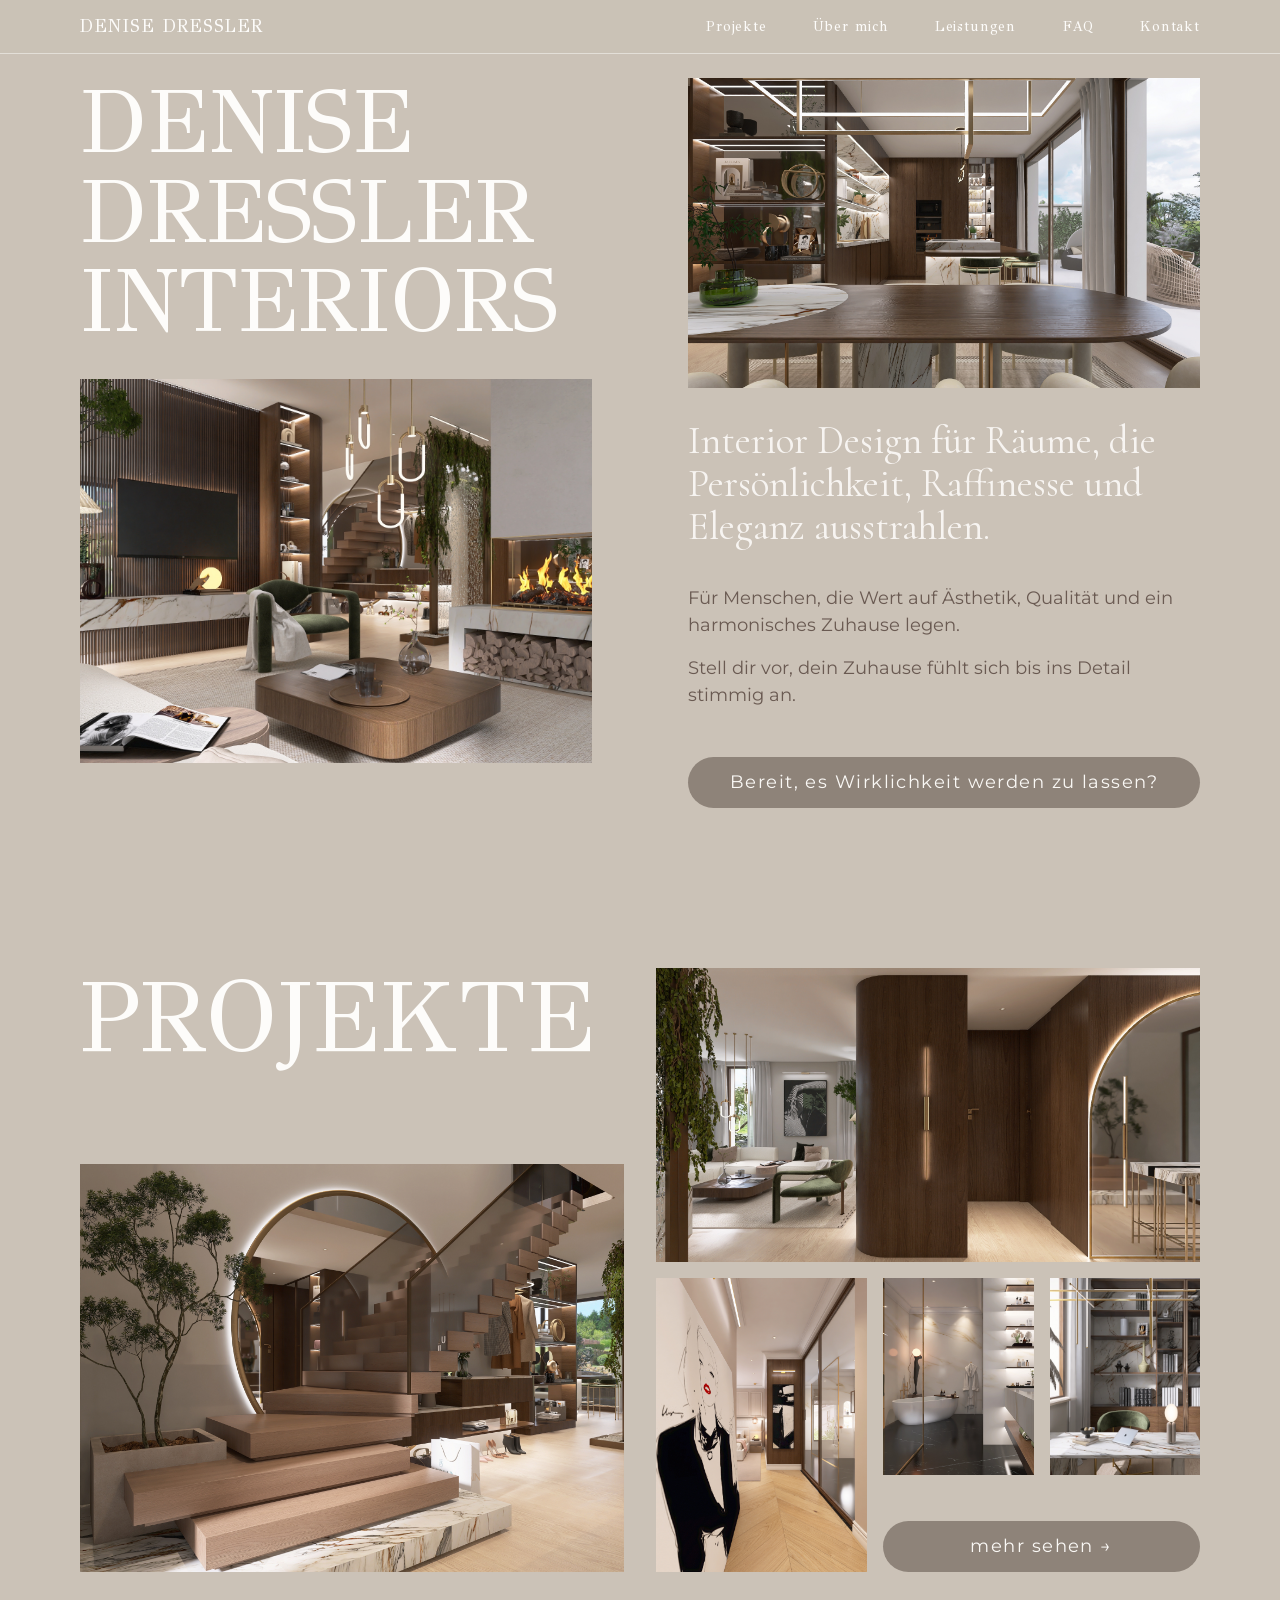
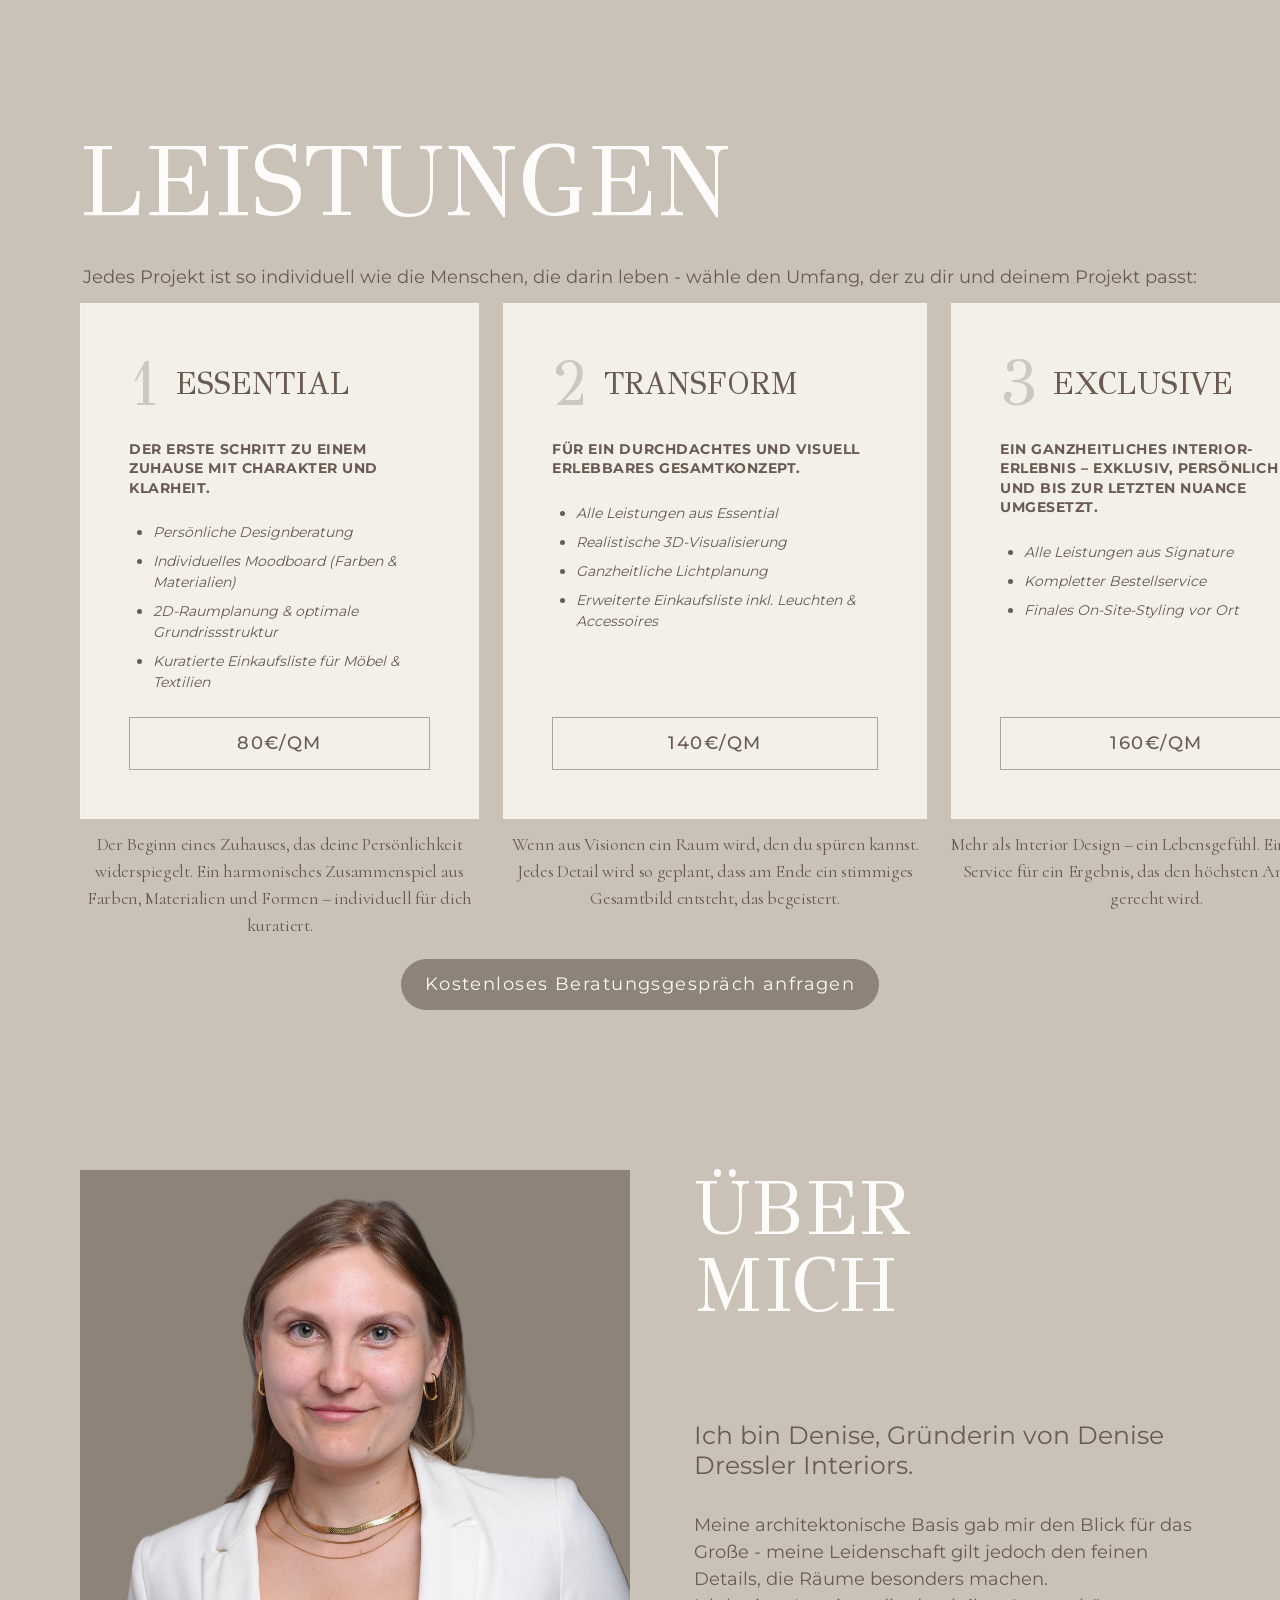
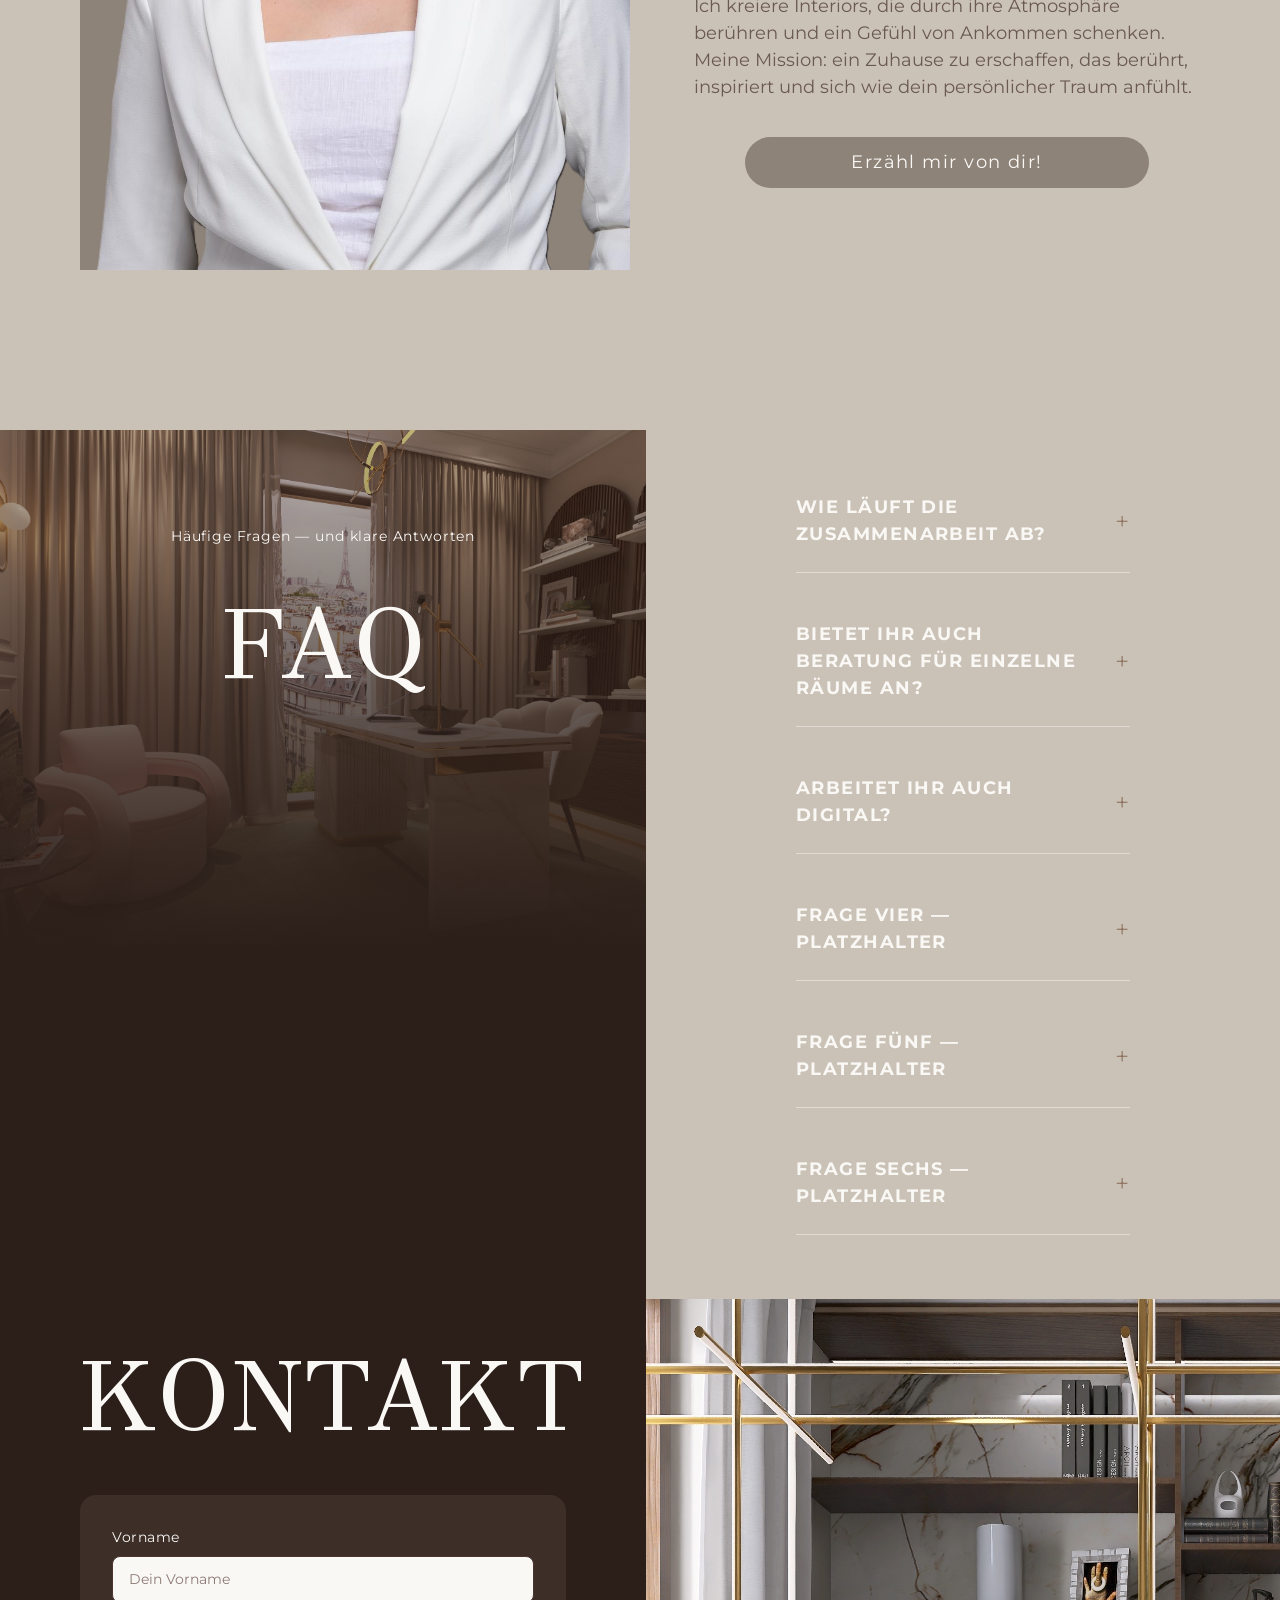
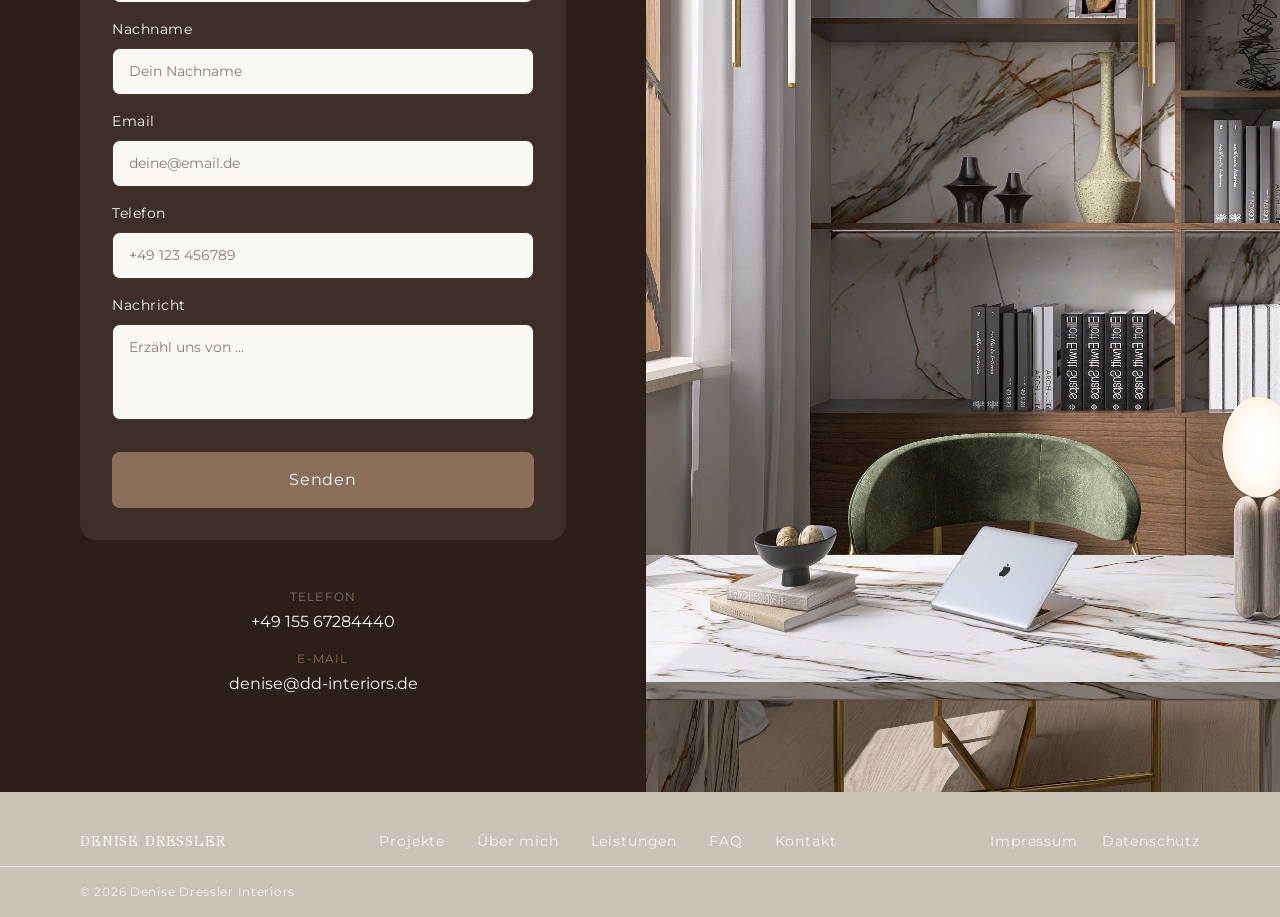
<file: index.html>
<!doctype html>
<html lang="en">
  <head>
    <meta charset="utf-8" />
    <meta name="viewport" content="width=device-width,initial-scale=1" />
    <title>Denise Dressler Interiors</title>
    <meta name="description" content="Modernes, elegantes Interior Design – Denise Dressler Interiors." />
    <meta property="og:title" content="Denise Dressler Interiors" />
    <meta property="og:description" content="Modernes, elegantes Interior Design – Denise Dressler Interiors." />
    <meta property="og:url" content="[https://www.example.com/]" />
    <meta property="og:type" content="website" />
    <link rel="stylesheet" href="css/main.css" />

  </head>

  <body class="home-page">

    <header id="header"></header>

    <main>

    <section class="hero">
      <div class="hero__grid container">

        <div class="hero__left">
          <h1 class="hero__title">DENISE<br>DRESSLER<br>INTERIORS</h1>
          <div class="hero__image hero__image--bottom">
            <img src="/assets/images/dd-interiors2.JPG" alt="Bild 1" style="width:100%;height:100%;object-fit:cover;display:block;">
          </div>
        </div>

        <div class="hero__right">
          <div class="hero__image hero__image--top">
            <img src="/assets/images/dd-interiors1.JPG" alt="Bild 2" style="width:100%;height:100%;object-fit:cover;display:block;">
          </div>
          <p class="hero__text">Interior Design für Räume, die Persönlichkeit, Raffinesse und <br>Eleganz ausstrahlen.</p>
          <div class="hero__subtext">
            <p>Für Menschen, die Wert auf Ästhetik, Qualität und ein harmonisches Zuhause legen.</p>
            <p>Stell dir vor, dein Zuhause fühlt sich bis ins Detail stimmig an.</p>
          </div>
          <a href="projekte.html" class="projekte__mehr-btn">Bereit, es Wirklichkeit werden zu lassen?</a>
        </div>

      </div>
    </section>

    <section class="projekte" id="projekte">
      <div class="container">

        <div class="projekte__berlin">
          <div class="projekte__berlin-left">
            <h2 class="projekte__heading">PROJEKTE</h2>
            <div class="projekte__img projekte__img--tall">
            <img src="/assets/images/dd-interiors3.JPG" alt="Bild 3" style="width:100%;height:100%;object-fit:cover;display:block;">
            </div>
          </div>
          <div class="projekte__stack">
            <div class="projekte__img projekte__img--stack-top">
              <img src="/assets/images/dd-interiors4.JPG" alt="Bild 4" style="width:100%;height:100%;object-fit:cover;display:block;">
            </div>
            <div class="projekte__stack-row">
              <div class="projekte__img projekte__img--stack-bottom-tall">
                <img src="/assets/images/dd-interiors5.JPG" alt="Bild 5" style="width:100%;height:100%;object-fit:cover;display:block;">
              </div>
              <div class="projekte__stack-row-right-wrap">
                <div class="projekte__stack-row-right">
                  <div class="projekte__img projekte__img--stack-bottom">
                    <img src="/assets/images/dd-interiors6.JPG" alt="Bild 6" style="width:100%;height:100%;object-fit:cover;display:block; object-position: 30% center;">
                  </div>
                  <div class="projekte__img projekte__img--stack-bottom">
                    <img src="/assets/images/dd-interiors7.JPG" alt="Bild 7" style="width:100%;height:100%;object-fit:cover;display:block; object-position: 30% center;">
                  </div>
                </div>
                <a href="projekte.html" class="projekte__mehr-btn">mehr sehen →</a>
              </div>
            </div>
          </div>
        </div>

      </div>
    </section>

    <section class="leistungen" id="leistungen">
      <div class="container">

        <h2 class="leistungen__heading">LEISTUNGEN</h2>

        <p class="leistungen__subtitle">Jedes Projekt ist so individuell wie die Menschen, die darin leben - wähle den Umfang, der zu dir und deinem Projekt passt:</p>

        <div class="leistungen__grid">

          <div class="leistungen__card">
            <div class="leistungen__card-header">
              <span class="leistungen__card-number">1</span>
              <h3 class="leistungen__card-title">ESSENTIAL</h3>
            </div>
            <p class="leistungen__card-tagline">DER ERSTE SCHRITT ZU EINEM ZUHAUSE MIT CHARAKTER UND KLARHEIT.</p>
            <ul class="leistungen__card-list">
              <li>Persönliche Designberatung</li>
              <li>Individuelles Moodboard (Farben & Materialien)</li>
              <li>2D-Raumplanung & optimale Grundrissstruktur</li>
              <li>Kuratierte Einkaufsliste für Möbel & Textilien</li>
            </ul>
            <div class="leistungen__card-price">80€/QM</div>
          </div>

          <div class="leistungen__card">
            <div class="leistungen__card-header">
              <span class="leistungen__card-number">2</span>
              <h3 class="leistungen__card-title">TRANSFORM</h3>
            </div>
            <p class="leistungen__card-tagline">FÜR EIN DURCHDACHTES UND VISUELL ERLEBBARES GESAMTKONZEPT.</p>
            <ul class="leistungen__card-list">
              <li>Alle Leistungen aus Essential</li>
              <li>Realistische 3D-Visualisierung</li>
              <li>Ganzheitliche Lichtplanung</li>
              <li>Erweiterte Einkaufsliste inkl. Leuchten & Accessoires</li>
            </ul>
            <div class="leistungen__card-price">140€/QM</div>
          </div>

          <div class="leistungen__card">
            <div class="leistungen__card-header">
              <span class="leistungen__card-number">3</span>
              <h3 class="leistungen__card-title">EXCLUSIVE</h3>
            </div>
            <p class="leistungen__card-tagline">EIN GANZHEITLICHES INTERIOR-ERLEBNIS – EXKLUSIV, PERSÖNLICH UND BIS ZUR LETZTEN NUANCE UMGESETZT.</p>
            <ul class="leistungen__card-list">
              <li>Alle Leistungen aus Signature</li>
              <li>Kompletter Bestellservice</li>
              <li>Finales On-Site-Styling vor Ort</li>
            </ul>
            <div class="leistungen__card-price">160€/QM</div>
          </div>

          <p class="leistungen__card-desc">Der Beginn eines Zuhauses, das deine Persönlichkeit widerspiegelt. Ein harmonisches Zusammenspiel aus Farben, Materialien und Formen – individuell für dich kuratiert.</p>
          <p class="leistungen__card-desc">Wenn aus Visionen ein Raum wird, den du spüren kannst. Jedes Detail wird so geplant, dass am Ende ein stimmiges Gesamtbild entsteht, das begeistert.</p>
          <p class="leistungen__card-desc">Mehr als Interior Design – ein Lebensgefühl. Ein Rundum-Service für ein Ergebnis, das den höchsten Ansprüchen gerecht wird.</p>

        </div>

        <div class="leistungen__cta-wrap">
          <a href="#kontakt" class="projekte__mehr-btn">Kostenloses Beratungsgespräch anfragen</a>
        </div>

      </div>
    </section>

    <section class="ueber-mich" id="ueber-mich">
      <div class="ueber-mich__grid container">

        <div class="ueber-mich__image">
          <img src="/assets/images/dd-interiors8.JPG" alt="Bild 8" style="width:100%;height:100%;object-fit:cover;display:block; object-position: 30% center;">
        </div>

        <div class="ueber-mich__content">
          <h2 class="ueber-mich__heading">ÜBER<br>MICH</h2>
          <p class="ueber-mich__intro">Ich bin Denise, Gründerin von Denise Dressler Interiors.</p>
          <p class="ueber-mich__text">Meine architektonische Basis gab mir den Blick für das Große - meine Leidenschaft gilt jedoch den feinen Details, die Räume besonders machen.<br>Ich kreiere Interiors, die durch ihre Atmosphäre berühren und ein Gefühl von Ankommen schenken.<br>Meine Mission: ein Zuhause zu erschaffen, das berührt, inspiriert und sich wie dein persönlicher Traum anfühlt.</p>
          <a href="#kontakt" class="projekte__mehr-btn">Erzähl mir von dir!</a>
        </div>

      </div>
    </section>

    <section class="faq" id="faq">

      <div class="faq__left">
        <img class="faq__left-bg" src="/assets/images/dd-interiors9.JPG" alt="FAQ Background">
        <div class="faq__left-overlay"></div>
        <p class="faq__label">Häufige Fragen — und klare Antworten</p>
        <h2 class="faq__heading">FAQ</h2>
      </div>

      <div class="faq__right">
        <div class="faq__right-content">

          <div class="faq__item">
            <button class="faq__question" aria-expanded="false">
              <span>WIE LÄUFT DIE ZUSAMMENARBEIT AB?</span>
              <span class="faq__icon">+</span>
            </button>
            <div class="faq__answer-wrap">
              <div class="faq__answer-inner">
                <div class="faq__divider"></div>
                <p class="faq__answer">Wir starten mit einem Gespräch, erstellen ein Konzept und begleiten euch bis zur Umsetzung.</p>
              </div>
            </div>
          </div>

          <div class="faq__item">
            <button class="faq__question" aria-expanded="false">
              <span>BIETET IHR AUCH BERATUNG FÜR EINZELNE RÄUME AN?</span>
              <span class="faq__icon">+</span>
            </button>
            <div class="faq__answer-wrap">
              <div class="faq__answer-inner">
                <div class="faq__divider"></div>
                <p class="faq__answer">Ja, wir gestalten flexibel nach Bedarf und bieten unterschiedliche Leistungspakete an.</p>
              </div>
            </div>
          </div>

          <div class="faq__item">
            <button class="faq__question" aria-expanded="false">
              <span>ARBEITET IHR AUCH DIGITAL?</span>
              <span class="faq__icon">+</span>
            </button>
            <div class="faq__answer-wrap">
              <div class="faq__answer-inner">
                <div class="faq__divider"></div>
                <p class="faq__answer">Ja, wir bieten unsere Leistungen vor Ort und komplett digital an — auch international.</p>
              </div>
            </div>
          </div>

          <div class="faq__item">
            <button class="faq__question" aria-expanded="false">
              <span>FRAGE VIER — PLATZHALTER</span>
              <span class="faq__icon">+</span>
            </button>
            <div class="faq__answer-wrap">
              <div class="faq__answer-inner">
                <div class="faq__divider"></div>
                <p class="faq__answer">Antwort folgt.</p>
              </div>
            </div>
          </div>

          <div class="faq__item">
            <button class="faq__question" aria-expanded="false">
              <span>FRAGE FÜNF — PLATZHALTER</span>
              <span class="faq__icon">+</span>
            </button>
            <div class="faq__answer-wrap">
              <div class="faq__answer-inner">
                <div class="faq__divider"></div>
                <p class="faq__answer">Antwort folgt.</p>
              </div>
            </div>
          </div>

          <div class="faq__item">
            <button class="faq__question" aria-expanded="false">
              <span>FRAGE SECHS — PLATZHALTER</span>
              <span class="faq__icon">+</span>
            </button>
            <div class="faq__answer-wrap">
              <div class="faq__answer-inner">
                <div class="faq__divider"></div>
                <p class="faq__answer">Antwort folgt.</p>
              </div>
            </div>
          </div>

        </div>
      </div>

    </section>

    <section class="kontakt" id="kontakt">

      <div class="kontakt__left">
        <h2 class="kontakt__heading">KONTAKT</h2>
        <div class="kontakt__card">
        <form class="kontakt__form">

          <div class="kontakt__field">
            <label class="kontakt__label">Vorname</label>
            <input class="kontakt__input" type="text" placeholder="Dein Vorname">
          </div>

          <div class="kontakt__field">
            <label class="kontakt__label">Nachname</label>
            <input class="kontakt__input" type="text" placeholder="Dein Nachname">
          </div>

          <div class="kontakt__field">
            <label class="kontakt__label">Email</label>
            <input class="kontakt__input" type="email" placeholder="deine@email.de">
          </div>

          <div class="kontakt__field">
            <label class="kontakt__label">Telefon</label>
            <input class="kontakt__input" type="tel" placeholder="+49 123 456789">
          </div>

          <div class="kontakt__field">
            <label class="kontakt__label">Nachricht</label>
            <textarea class="kontakt__input kontakt__textarea" placeholder="Erzähl uns von ..."></textarea>
          </div>

          <button type="submit" class="kontakt__submit">Senden</button>

        </form>
        </div>

        <div class="kontakt__info">
          <a href="tel:+4915567284440" class="kontakt__info-item">
            <span class="kontakt__info-label">Telefon</span>
            <span class="kontakt__info-value">+49 155 67284440</span>
          </a>
          <a href="mailto:denise@dd-interiors.de" class="kontakt__info-item">
            <span class="kontakt__info-label">E-Mail</span>
            <span class="kontakt__info-value">denise@dd-interiors.de</span>
          </a>
        </div>

      </div>

      <div class="kontakt__right">
        <img src="/assets/images/dd-interiors7.JPG" alt="Bild 7" style="width:100%;height:100%;object-fit:cover;display:block;object-position:30% center;">

    </section>

    </main>

    <div id="badge"></div>

    <div id="footer"></div>

    <script src="js/main.js"></script>
    <script>
      document.querySelectorAll('.faq__question').forEach(btn => {
        btn.addEventListener('click', () => {
          const isOpen = btn.getAttribute('aria-expanded') === 'true';
          document.querySelectorAll('.faq__question').forEach(b => {
            b.setAttribute('aria-expanded', 'false');
            b.closest('.faq__item').classList.remove('faq__item--open');
          });
          if (!isOpen) {
            btn.setAttribute('aria-expanded', 'true');
            btn.closest('.faq__item').classList.add('faq__item--open');
          }
        });
      });
    </script>

  </body>
</html>
</file>
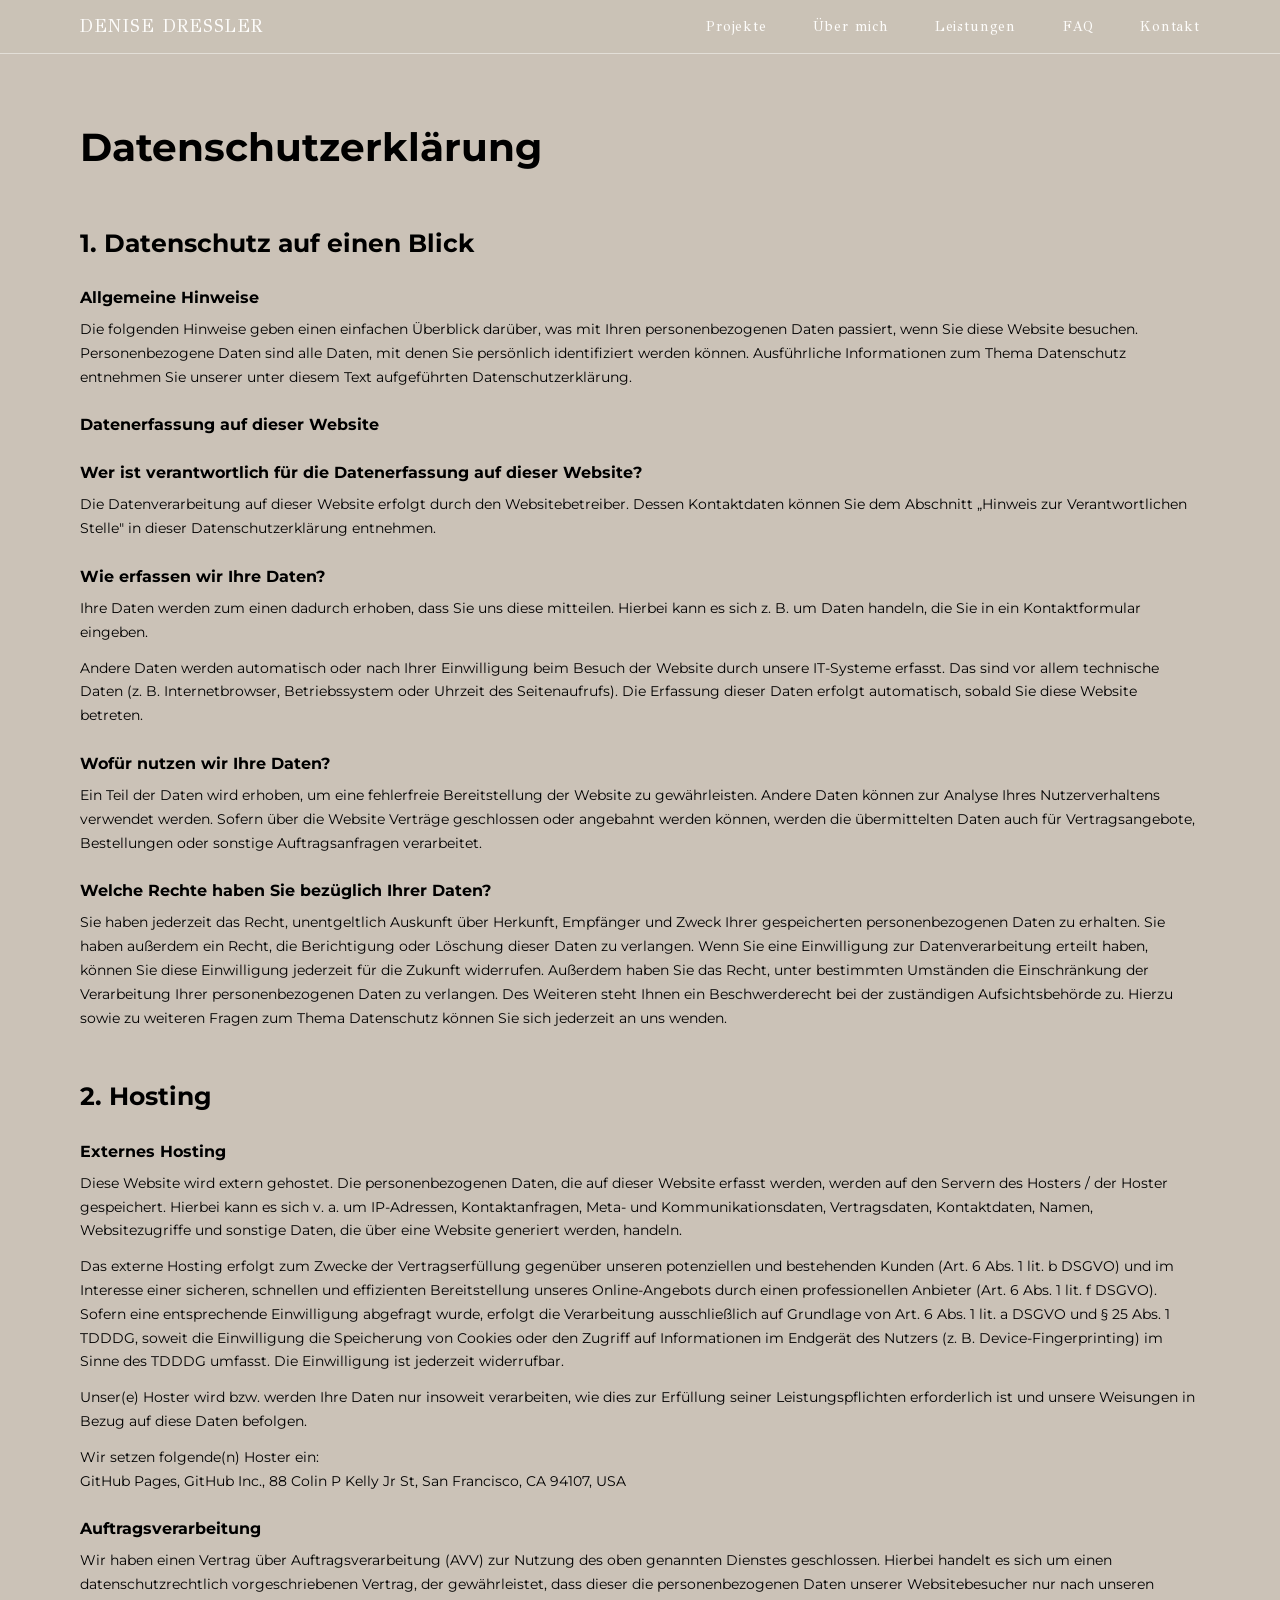
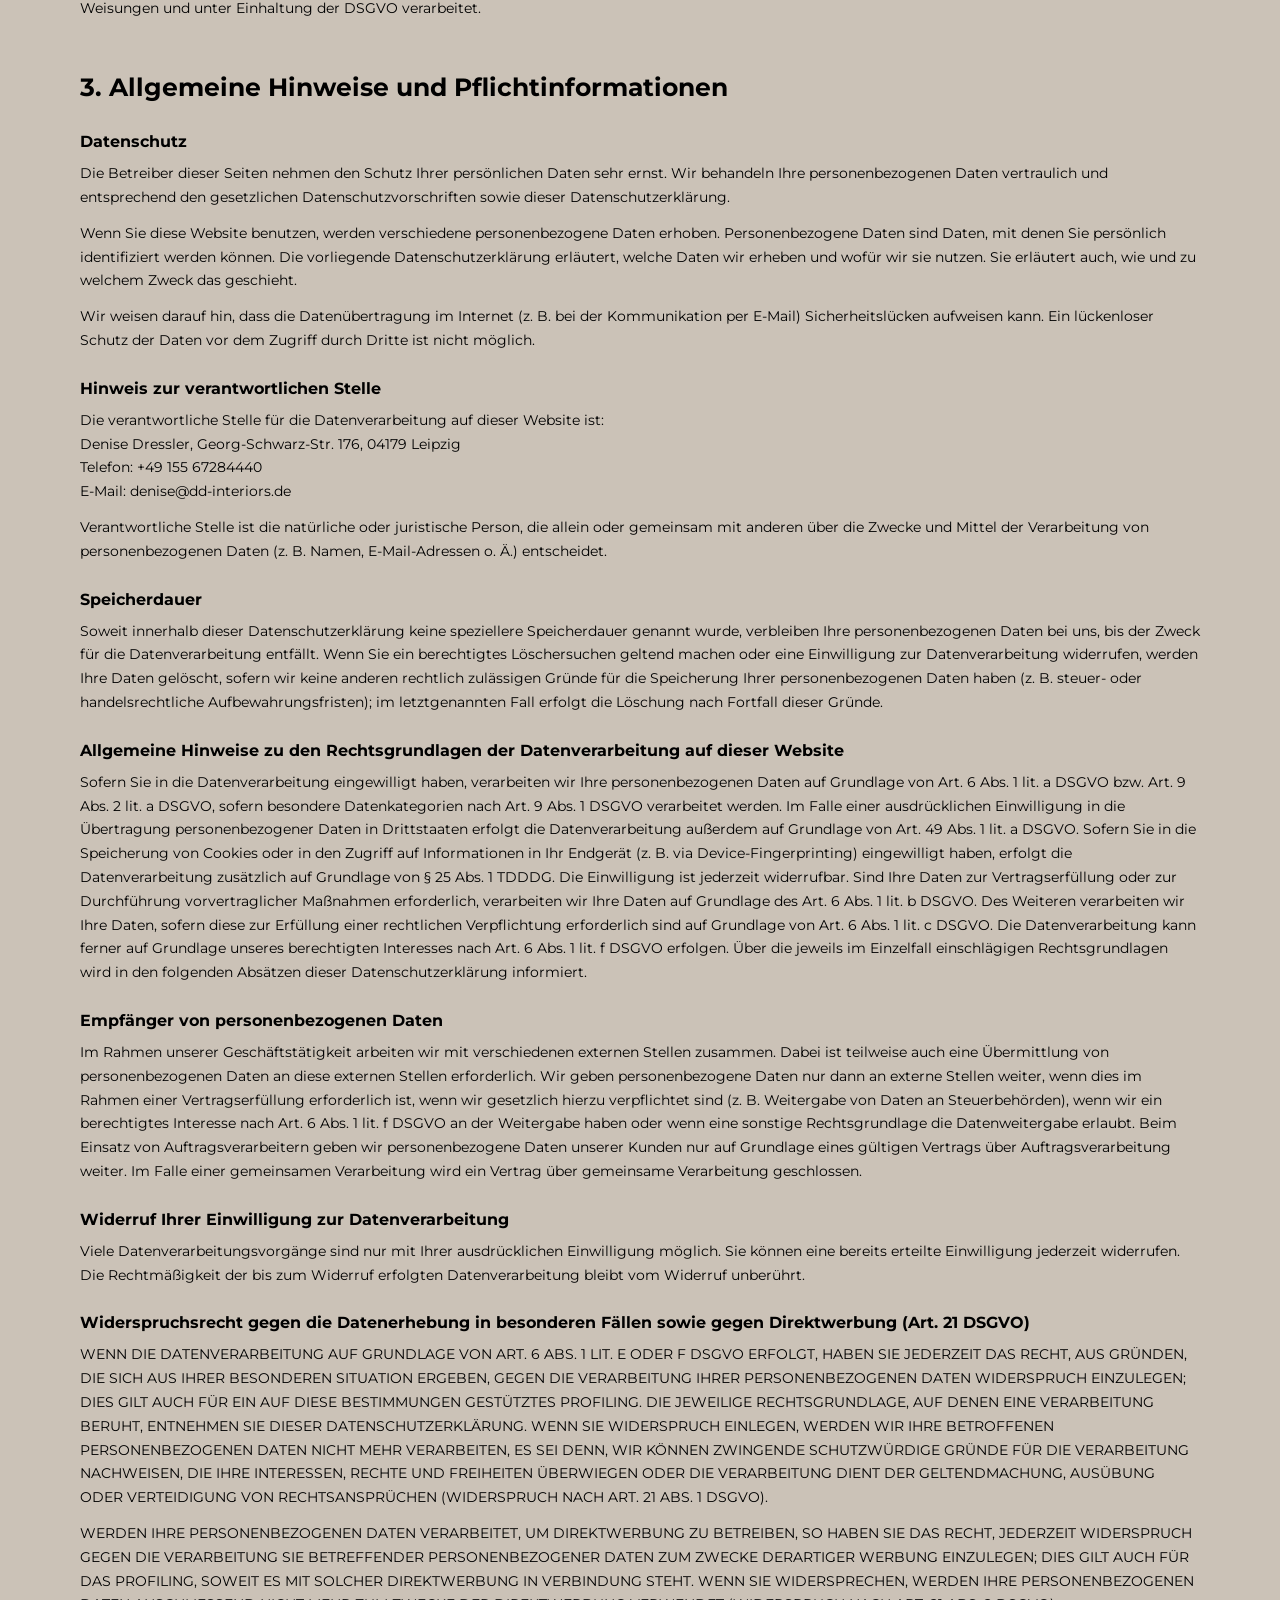
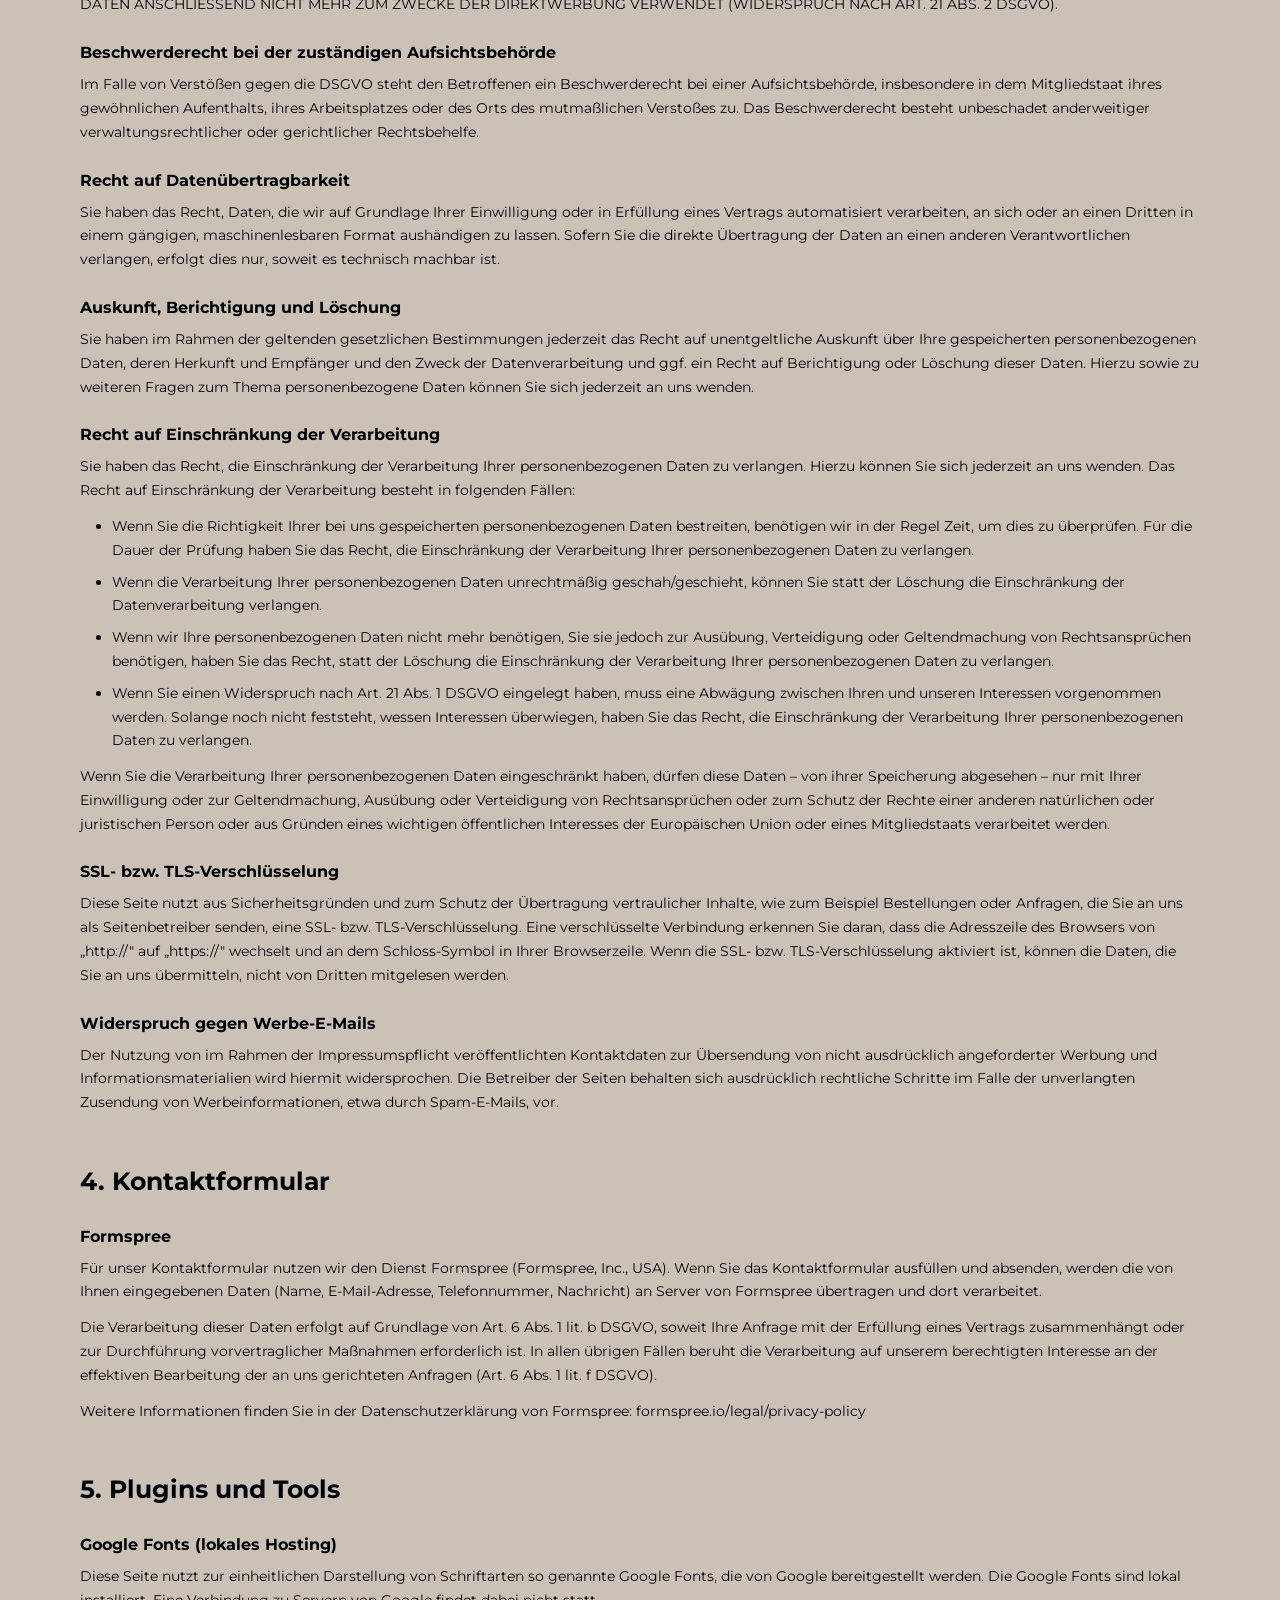
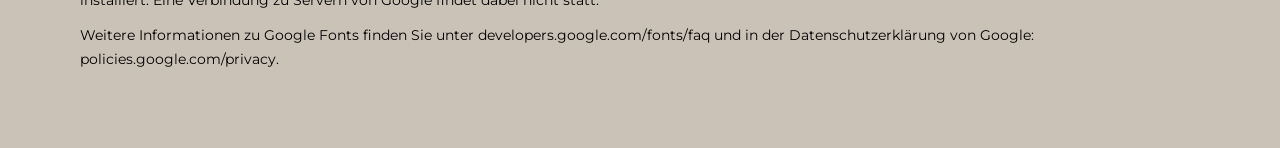
<file: pages/datenschutz/index.html>
<!doctype html>
<html lang="de">
  <head>
    <meta charset="utf-8" />
    <meta name="viewport" content="width=device-width,initial-scale=1" />
    <title>Datenschutz – Denise Dressler Interiors</title>
    <meta name="description" content="Datenschutzerklärung – Denise Dressler Interiors." />
    <meta name="robots" content="noindex" />
    <link rel="stylesheet" href="../../css/main.css" />
  </head>

  <body>

    <header id="header"></header>

    <main class="legal">
      <div class="container">

        <h1 class="legal__title">Datenschutzerklärung</h1>

        <h2 class="legal__subtitle">1. Datenschutz auf einen Blick</h2>

        <h3 class="legal__heading">Allgemeine Hinweise</h3>
        <p>Die folgenden Hinweise geben einen einfachen Überblick darüber, was mit Ihren personenbezogenen Daten passiert, wenn Sie diese Website besuchen. Personenbezogene Daten sind alle Daten, mit denen Sie persönlich identifiziert werden können. Ausführliche Informationen zum Thema Datenschutz entnehmen Sie unserer unter diesem Text aufgeführten Datenschutzerklärung.</p>

        <h3 class="legal__heading">Datenerfassung auf dieser Website</h3>
        <h3 class="legal__heading">Wer ist verantwortlich für die Datenerfassung auf dieser Website?</h3>
        <p>Die Datenverarbeitung auf dieser Website erfolgt durch den Websitebetreiber. Dessen Kontaktdaten können Sie dem Abschnitt „Hinweis zur Verantwortlichen Stelle" in dieser Datenschutzerklärung entnehmen.</p>

        <h3 class="legal__heading">Wie erfassen wir Ihre Daten?</h3>
        <p>Ihre Daten werden zum einen dadurch erhoben, dass Sie uns diese mitteilen. Hierbei kann es sich z. B. um Daten handeln, die Sie in ein Kontaktformular eingeben.</p>
        <p>Andere Daten werden automatisch oder nach Ihrer Einwilligung beim Besuch der Website durch unsere IT-Systeme erfasst. Das sind vor allem technische Daten (z. B. Internetbrowser, Betriebssystem oder Uhrzeit des Seitenaufrufs). Die Erfassung dieser Daten erfolgt automatisch, sobald Sie diese Website betreten.</p>

        <h3 class="legal__heading">Wofür nutzen wir Ihre Daten?</h3>
        <p>Ein Teil der Daten wird erhoben, um eine fehlerfreie Bereitstellung der Website zu gewährleisten. Andere Daten können zur Analyse Ihres Nutzerverhaltens verwendet werden. Sofern über die Website Verträge geschlossen oder angebahnt werden können, werden die übermittelten Daten auch für Vertragsangebote, Bestellungen oder sonstige Auftragsanfragen verarbeitet.</p>

        <h3 class="legal__heading">Welche Rechte haben Sie bezüglich Ihrer Daten?</h3>
        <p>Sie haben jederzeit das Recht, unentgeltlich Auskunft über Herkunft, Empfänger und Zweck Ihrer gespeicherten personenbezogenen Daten zu erhalten. Sie haben außerdem ein Recht, die Berichtigung oder Löschung dieser Daten zu verlangen. Wenn Sie eine Einwilligung zur Datenverarbeitung erteilt haben, können Sie diese Einwilligung jederzeit für die Zukunft widerrufen. Außerdem haben Sie das Recht, unter bestimmten Umständen die Einschränkung der Verarbeitung Ihrer personenbezogenen Daten zu verlangen. Des Weiteren steht Ihnen ein Beschwerderecht bei der zuständigen Aufsichtsbehörde zu. Hierzu sowie zu weiteren Fragen zum Thema Datenschutz können Sie sich jederzeit an uns wenden.</p>

        <h2 class="legal__subtitle">2. Hosting</h2>
        <h3 class="legal__heading">Externes Hosting</h3>
        <p>Diese Website wird extern gehostet. Die personenbezogenen Daten, die auf dieser Website erfasst werden, werden auf den Servern des Hosters / der Hoster gespeichert. Hierbei kann es sich v. a. um IP-Adressen, Kontaktanfragen, Meta- und Kommunikationsdaten, Vertragsdaten, Kontaktdaten, Namen, Websitezugriffe und sonstige Daten, die über eine Website generiert werden, handeln.</p>
        <p>Das externe Hosting erfolgt zum Zwecke der Vertragserfüllung gegenüber unseren potenziellen und bestehenden Kunden (Art. 6 Abs. 1 lit. b DSGVO) und im Interesse einer sicheren, schnellen und effizienten Bereitstellung unseres Online-Angebots durch einen professionellen Anbieter (Art. 6 Abs. 1 lit. f DSGVO). Sofern eine entsprechende Einwilligung abgefragt wurde, erfolgt die Verarbeitung ausschließlich auf Grundlage von Art. 6 Abs. 1 lit. a DSGVO und § 25 Abs. 1 TDDDG, soweit die Einwilligung die Speicherung von Cookies oder den Zugriff auf Informationen im Endgerät des Nutzers (z. B. Device-Fingerprinting) im Sinne des TDDDG umfasst. Die Einwilligung ist jederzeit widerrufbar.</p>
        <p>Unser(e) Hoster wird bzw. werden Ihre Daten nur insoweit verarbeiten, wie dies zur Erfüllung seiner Leistungspflichten erforderlich ist und unsere Weisungen in Bezug auf diese Daten befolgen.</p>
        <p>Wir setzen folgende(n) Hoster ein:<br>GitHub Pages, GitHub Inc., 88 Colin P Kelly Jr St, San Francisco, CA 94107, USA</p>

        <h3 class="legal__heading">Auftragsverarbeitung</h3>
        <p>Wir haben einen Vertrag über Auftragsverarbeitung (AVV) zur Nutzung des oben genannten Dienstes geschlossen. Hierbei handelt es sich um einen datenschutzrechtlich vorgeschriebenen Vertrag, der gewährleistet, dass dieser die personenbezogenen Daten unserer Websitebesucher nur nach unseren Weisungen und unter Einhaltung der DSGVO verarbeitet.</p>

        <h2 class="legal__subtitle">3. Allgemeine Hinweise und Pflichtinformationen</h2>

        <h3 class="legal__heading">Datenschutz</h3>
        <p>Die Betreiber dieser Seiten nehmen den Schutz Ihrer persönlichen Daten sehr ernst. Wir behandeln Ihre personenbezogenen Daten vertraulich und entsprechend den gesetzlichen Datenschutzvorschriften sowie dieser Datenschutzerklärung.</p>
        <p>Wenn Sie diese Website benutzen, werden verschiedene personenbezogene Daten erhoben. Personenbezogene Daten sind Daten, mit denen Sie persönlich identifiziert werden können. Die vorliegende Datenschutzerklärung erläutert, welche Daten wir erheben und wofür wir sie nutzen. Sie erläutert auch, wie und zu welchem Zweck das geschieht.</p>
        <p>Wir weisen darauf hin, dass die Datenübertragung im Internet (z. B. bei der Kommunikation per E-Mail) Sicherheitslücken aufweisen kann. Ein lückenloser Schutz der Daten vor dem Zugriff durch Dritte ist nicht möglich.</p>

        <h3 class="legal__heading">Hinweis zur verantwortlichen Stelle</h3>
        <p>Die verantwortliche Stelle für die Datenverarbeitung auf dieser Website ist:<br>
        Denise Dressler, Georg-Schwarz-Str. 176, 04179 Leipzig<br>
        Telefon: +49 155 67284440<br>
        E-Mail: denise@dd-interiors.de</p>
        <p>Verantwortliche Stelle ist die natürliche oder juristische Person, die allein oder gemeinsam mit anderen über die Zwecke und Mittel der Verarbeitung von personenbezogenen Daten (z. B. Namen, E-Mail-Adressen o. Ä.) entscheidet.</p>

        <h3 class="legal__heading">Speicherdauer</h3>
        <p>Soweit innerhalb dieser Datenschutzerklärung keine speziellere Speicherdauer genannt wurde, verbleiben Ihre personenbezogenen Daten bei uns, bis der Zweck für die Datenverarbeitung entfällt. Wenn Sie ein berechtigtes Löschersuchen geltend machen oder eine Einwilligung zur Datenverarbeitung widerrufen, werden Ihre Daten gelöscht, sofern wir keine anderen rechtlich zulässigen Gründe für die Speicherung Ihrer personenbezogenen Daten haben (z. B. steuer- oder handelsrechtliche Aufbewahrungsfristen); im letztgenannten Fall erfolgt die Löschung nach Fortfall dieser Gründe.</p>

        <h3 class="legal__heading">Allgemeine Hinweise zu den Rechtsgrundlagen der Datenverarbeitung auf dieser Website</h3>
        <p>Sofern Sie in die Datenverarbeitung eingewilligt haben, verarbeiten wir Ihre personenbezogenen Daten auf Grundlage von Art. 6 Abs. 1 lit. a DSGVO bzw. Art. 9 Abs. 2 lit. a DSGVO, sofern besondere Datenkategorien nach Art. 9 Abs. 1 DSGVO verarbeitet werden. Im Falle einer ausdrücklichen Einwilligung in die Übertragung personenbezogener Daten in Drittstaaten erfolgt die Datenverarbeitung außerdem auf Grundlage von Art. 49 Abs. 1 lit. a DSGVO. Sofern Sie in die Speicherung von Cookies oder in den Zugriff auf Informationen in Ihr Endgerät (z. B. via Device-Fingerprinting) eingewilligt haben, erfolgt die Datenverarbeitung zusätzlich auf Grundlage von § 25 Abs. 1 TDDDG. Die Einwilligung ist jederzeit widerrufbar. Sind Ihre Daten zur Vertragserfüllung oder zur Durchführung vorvertraglicher Maßnahmen erforderlich, verarbeiten wir Ihre Daten auf Grundlage des Art. 6 Abs. 1 lit. b DSGVO. Des Weiteren verarbeiten wir Ihre Daten, sofern diese zur Erfüllung einer rechtlichen Verpflichtung erforderlich sind auf Grundlage von Art. 6 Abs. 1 lit. c DSGVO. Die Datenverarbeitung kann ferner auf Grundlage unseres berechtigten Interesses nach Art. 6 Abs. 1 lit. f DSGVO erfolgen. Über die jeweils im Einzelfall einschlägigen Rechtsgrundlagen wird in den folgenden Absätzen dieser Datenschutzerklärung informiert.</p>

        <h3 class="legal__heading">Empfänger von personenbezogenen Daten</h3>
        <p>Im Rahmen unserer Geschäftstätigkeit arbeiten wir mit verschiedenen externen Stellen zusammen. Dabei ist teilweise auch eine Übermittlung von personenbezogenen Daten an diese externen Stellen erforderlich. Wir geben personenbezogene Daten nur dann an externe Stellen weiter, wenn dies im Rahmen einer Vertragserfüllung erforderlich ist, wenn wir gesetzlich hierzu verpflichtet sind (z. B. Weitergabe von Daten an Steuerbehörden), wenn wir ein berechtigtes Interesse nach Art. 6 Abs. 1 lit. f DSGVO an der Weitergabe haben oder wenn eine sonstige Rechtsgrundlage die Datenweitergabe erlaubt. Beim Einsatz von Auftragsverarbeitern geben wir personenbezogene Daten unserer Kunden nur auf Grundlage eines gültigen Vertrags über Auftragsverarbeitung weiter. Im Falle einer gemeinsamen Verarbeitung wird ein Vertrag über gemeinsame Verarbeitung geschlossen.</p>

        <h3 class="legal__heading">Widerruf Ihrer Einwilligung zur Datenverarbeitung</h3>
        <p>Viele Datenverarbeitungsvorgänge sind nur mit Ihrer ausdrücklichen Einwilligung möglich. Sie können eine bereits erteilte Einwilligung jederzeit widerrufen. Die Rechtmäßigkeit der bis zum Widerruf erfolgten Datenverarbeitung bleibt vom Widerruf unberührt.</p>

        <h3 class="legal__heading">Widerspruchsrecht gegen die Datenerhebung in besonderen Fällen sowie gegen Direktwerbung (Art. 21 DSGVO)</h3>
        <p>WENN DIE DATENVERARBEITUNG AUF GRUNDLAGE VON ART. 6 ABS. 1 LIT. E ODER F DSGVO ERFOLGT, HABEN SIE JEDERZEIT DAS RECHT, AUS GRÜNDEN, DIE SICH AUS IHRER BESONDEREN SITUATION ERGEBEN, GEGEN DIE VERARBEITUNG IHRER PERSONENBEZOGENEN DATEN WIDERSPRUCH EINZULEGEN; DIES GILT AUCH FÜR EIN AUF DIESE BESTIMMUNGEN GESTÜTZTES PROFILING. DIE JEWEILIGE RECHTSGRUNDLAGE, AUF DENEN EINE VERARBEITUNG BERUHT, ENTNEHMEN SIE DIESER DATENSCHUTZERKLÄRUNG. WENN SIE WIDERSPRUCH EINLEGEN, WERDEN WIR IHRE BETROFFENEN PERSONENBEZOGENEN DATEN NICHT MEHR VERARBEITEN, ES SEI DENN, WIR KÖNNEN ZWINGENDE SCHUTZWÜRDIGE GRÜNDE FÜR DIE VERARBEITUNG NACHWEISEN, DIE IHRE INTERESSEN, RECHTE UND FREIHEITEN ÜBERWIEGEN ODER DIE VERARBEITUNG DIENT DER GELTENDMACHUNG, AUSÜBUNG ODER VERTEIDIGUNG VON RECHTSANSPRÜCHEN (WIDERSPRUCH NACH ART. 21 ABS. 1 DSGVO).</p>
        <p>WERDEN IHRE PERSONENBEZOGENEN DATEN VERARBEITET, UM DIREKTWERBUNG ZU BETREIBEN, SO HABEN SIE DAS RECHT, JEDERZEIT WIDERSPRUCH GEGEN DIE VERARBEITUNG SIE BETREFFENDER PERSONENBEZOGENER DATEN ZUM ZWECKE DERARTIGER WERBUNG EINZULEGEN; DIES GILT AUCH FÜR DAS PROFILING, SOWEIT ES MIT SOLCHER DIREKTWERBUNG IN VERBINDUNG STEHT. WENN SIE WIDERSPRECHEN, WERDEN IHRE PERSONENBEZOGENEN DATEN ANSCHLIESSEND NICHT MEHR ZUM ZWECKE DER DIREKTWERBUNG VERWENDET (WIDERSPRUCH NACH ART. 21 ABS. 2 DSGVO).</p>

        <h3 class="legal__heading">Beschwerderecht bei der zuständigen Aufsichtsbehörde</h3>
        <p>Im Falle von Verstößen gegen die DSGVO steht den Betroffenen ein Beschwerderecht bei einer Aufsichtsbehörde, insbesondere in dem Mitgliedstaat ihres gewöhnlichen Aufenthalts, ihres Arbeitsplatzes oder des Orts des mutmaßlichen Verstoßes zu. Das Beschwerderecht besteht unbeschadet anderweitiger verwaltungsrechtlicher oder gerichtlicher Rechtsbehelfe.</p>

        <h3 class="legal__heading">Recht auf Datenübertragbarkeit</h3>
        <p>Sie haben das Recht, Daten, die wir auf Grundlage Ihrer Einwilligung oder in Erfüllung eines Vertrags automatisiert verarbeiten, an sich oder an einen Dritten in einem gängigen, maschinenlesbaren Format aushändigen zu lassen. Sofern Sie die direkte Übertragung der Daten an einen anderen Verantwortlichen verlangen, erfolgt dies nur, soweit es technisch machbar ist.</p>

        <h3 class="legal__heading">Auskunft, Berichtigung und Löschung</h3>
        <p>Sie haben im Rahmen der geltenden gesetzlichen Bestimmungen jederzeit das Recht auf unentgeltliche Auskunft über Ihre gespeicherten personenbezogenen Daten, deren Herkunft und Empfänger und den Zweck der Datenverarbeitung und ggf. ein Recht auf Berichtigung oder Löschung dieser Daten. Hierzu sowie zu weiteren Fragen zum Thema personenbezogene Daten können Sie sich jederzeit an uns wenden.</p>

        <h3 class="legal__heading">Recht auf Einschränkung der Verarbeitung</h3>
        <p>Sie haben das Recht, die Einschränkung der Verarbeitung Ihrer personenbezogenen Daten zu verlangen. Hierzu können Sie sich jederzeit an uns wenden. Das Recht auf Einschränkung der Verarbeitung besteht in folgenden Fällen:</p>
        <ul class="legal__list">
          <li>Wenn Sie die Richtigkeit Ihrer bei uns gespeicherten personenbezogenen Daten bestreiten, benötigen wir in der Regel Zeit, um dies zu überprüfen. Für die Dauer der Prüfung haben Sie das Recht, die Einschränkung der Verarbeitung Ihrer personenbezogenen Daten zu verlangen.</li>
          <li>Wenn die Verarbeitung Ihrer personenbezogenen Daten unrechtmäßig geschah/geschieht, können Sie statt der Löschung die Einschränkung der Datenverarbeitung verlangen.</li>
          <li>Wenn wir Ihre personenbezogenen Daten nicht mehr benötigen, Sie sie jedoch zur Ausübung, Verteidigung oder Geltendmachung von Rechtsansprüchen benötigen, haben Sie das Recht, statt der Löschung die Einschränkung der Verarbeitung Ihrer personenbezogenen Daten zu verlangen.</li>
          <li>Wenn Sie einen Widerspruch nach Art. 21 Abs. 1 DSGVO eingelegt haben, muss eine Abwägung zwischen Ihren und unseren Interessen vorgenommen werden. Solange noch nicht feststeht, wessen Interessen überwiegen, haben Sie das Recht, die Einschränkung der Verarbeitung Ihrer personenbezogenen Daten zu verlangen.</li>
        </ul>
        <p>Wenn Sie die Verarbeitung Ihrer personenbezogenen Daten eingeschränkt haben, dürfen diese Daten – von ihrer Speicherung abgesehen – nur mit Ihrer Einwilligung oder zur Geltendmachung, Ausübung oder Verteidigung von Rechtsansprüchen oder zum Schutz der Rechte einer anderen natürlichen oder juristischen Person oder aus Gründen eines wichtigen öffentlichen Interesses der Europäischen Union oder eines Mitgliedstaats verarbeitet werden.</p>

        <h3 class="legal__heading">SSL- bzw. TLS-Verschlüsselung</h3>
        <p>Diese Seite nutzt aus Sicherheitsgründen und zum Schutz der Übertragung vertraulicher Inhalte, wie zum Beispiel Bestellungen oder Anfragen, die Sie an uns als Seitenbetreiber senden, eine SSL- bzw. TLS-Verschlüsselung. Eine verschlüsselte Verbindung erkennen Sie daran, dass die Adresszeile des Browsers von „http://" auf „https://" wechselt und an dem Schloss-Symbol in Ihrer Browserzeile. Wenn die SSL- bzw. TLS-Verschlüsselung aktiviert ist, können die Daten, die Sie an uns übermitteln, nicht von Dritten mitgelesen werden.</p>

        <h3 class="legal__heading">Widerspruch gegen Werbe-E-Mails</h3>
        <p>Der Nutzung von im Rahmen der Impressumspflicht veröffentlichten Kontaktdaten zur Übersendung von nicht ausdrücklich angeforderter Werbung und Informationsmaterialien wird hiermit widersprochen. Die Betreiber der Seiten behalten sich ausdrücklich rechtliche Schritte im Falle der unverlangten Zusendung von Werbeinformationen, etwa durch Spam-E-Mails, vor.</p>

        <h2 class="legal__subtitle">4. Kontaktformular</h2>

        <h3 class="legal__heading">Formspree</h3>
        <p>Für unser Kontaktformular nutzen wir den Dienst Formspree (Formspree, Inc., USA). Wenn Sie das Kontaktformular ausfüllen und absenden, werden die von Ihnen eingegebenen Daten (Name, E-Mail-Adresse, Telefonnummer, Nachricht) an Server von Formspree übertragen und dort verarbeitet.</p>
        <p>Die Verarbeitung dieser Daten erfolgt auf Grundlage von Art. 6 Abs. 1 lit. b DSGVO, soweit Ihre Anfrage mit der Erfüllung eines Vertrags zusammenhängt oder zur Durchführung vorvertraglicher Maßnahmen erforderlich ist. In allen übrigen Fällen beruht die Verarbeitung auf unserem berechtigten Interesse an der effektiven Bearbeitung der an uns gerichteten Anfragen (Art. 6 Abs. 1 lit. f DSGVO).</p>
        <p>Weitere Informationen finden Sie in der Datenschutzerklärung von Formspree: <a href="https://formspree.io/legal/privacy-policy/" target="_blank" rel="noopener">formspree.io/legal/privacy-policy</a></p>

        <h2 class="legal__subtitle">5. Plugins und Tools</h2>

        <h3 class="legal__heading">Google Fonts (lokales Hosting)</h3>
        <p>Diese Seite nutzt zur einheitlichen Darstellung von Schriftarten so genannte Google Fonts, die von Google bereitgestellt werden. Die Google Fonts sind lokal installiert. Eine Verbindung zu Servern von Google findet dabei nicht statt.</p>
        <p>Weitere Informationen zu Google Fonts finden Sie unter <a href="https://developers.google.com/fonts/faq" target="_blank" rel="noopener">developers.google.com/fonts/faq</a> und in der Datenschutzerklärung von Google: <a href="https://policies.google.com/privacy?hl=de" target="_blank" rel="noopener">policies.google.com/privacy</a>.</p>

      </div>
    </main>

    <div id="footer"></div>

    <script src="/js/main.js"></script>

  </body>
</html>
</file>
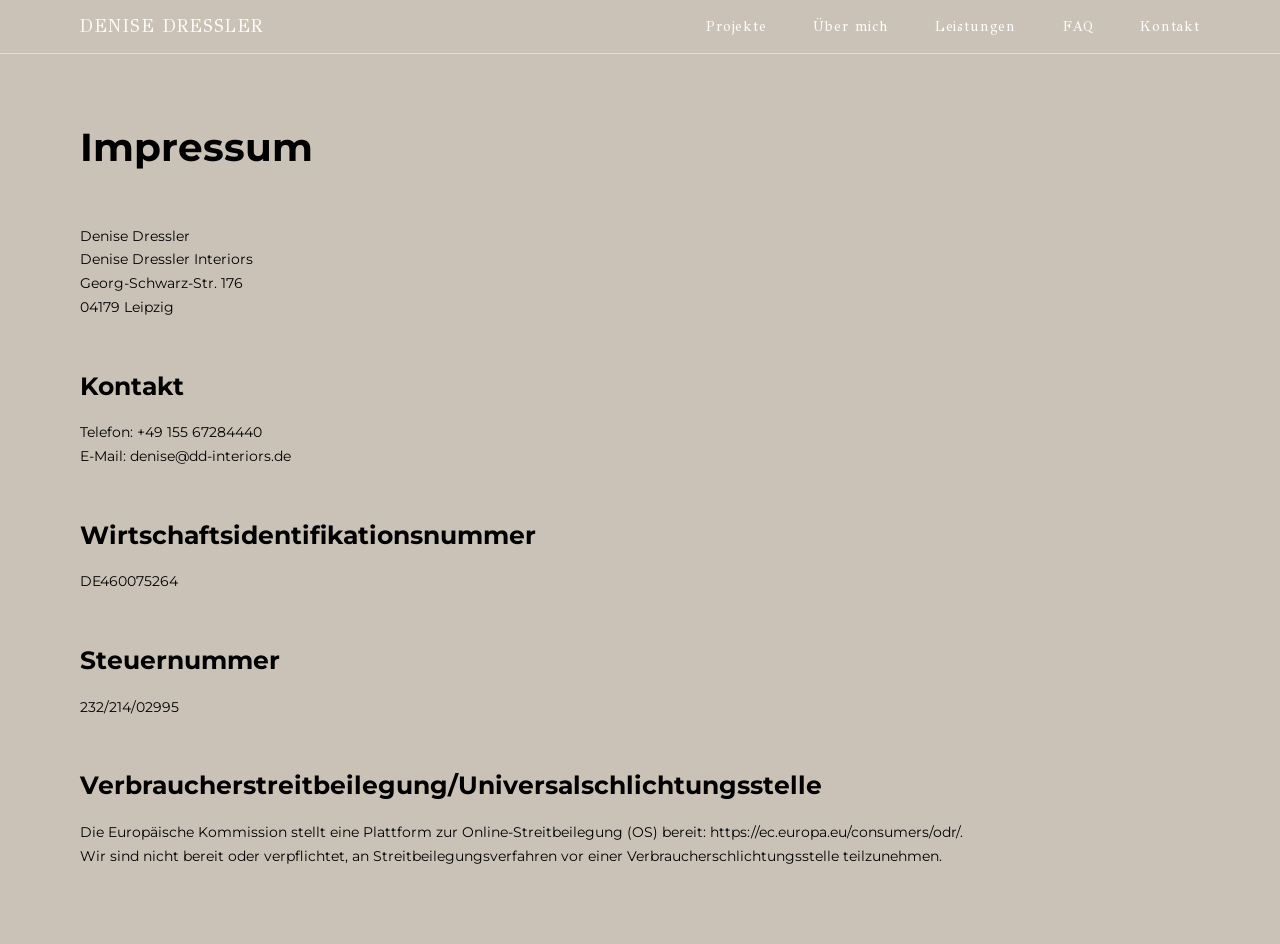
<file: pages/impressum/index.html>
<!doctype html>
<html lang="de">
  <head>
    <meta charset="utf-8" />
    <meta name="viewport" content="width=device-width,initial-scale=1" />
    <title>Impressum – Denise Dressler Interiors</title>
    <meta name="description" content="Impressum – Denise Dressler Interiors." />
    <meta name="robots" content="noindex" />
    <link rel="stylesheet" href="../../css/main.css" />
  </head>

  <body>

    <header id="header"></header>

    <main class="legal">
      <div class="container">

        <h1 class="legal__title">Impressum</h1>

        <p>Denise Dressler<br>
        Denise Dressler Interiors<br>
        Georg-Schwarz-Str. 176<br>
        04179 Leipzig</p>

        <h2 class="legal__subtitle">Kontakt</h2>
        <p>Telefon: +49 155 67284440<br>
        E-Mail: denise@dd-interiors.de</p>

        <h2 class="legal__subtitle">Wirtschafts&shy;identifikations&shy;nummer</h2>
        <p>DE460075264</p>

        <h2 class="legal__subtitle">Steuernummer</h2>
        <p>232/214/02995</p>

        <h2 class="legal__subtitle">Verbraucher&shy;streit&shy;beilegung/Universal&shy;schlichtungs&shy;stelle</h2>
        <p>Die Europäische Kommission stellt eine Plattform zur Online-Streitbeilegung (OS) bereit: <a href="https://ec.europa.eu/consumers/odr/" target="_blank" rel="noopener">https://ec.europa.eu/consumers/odr/</a>.<br>
        Wir sind nicht bereit oder verpflichtet, an Streitbeilegungsverfahren vor einer Verbraucherschlichtungsstelle teilzunehmen.</p>

      </div>
    </main>

    <div id="footer"></div>

    <script src="/js/main.js"></script>

  </body>
</html>
</file>
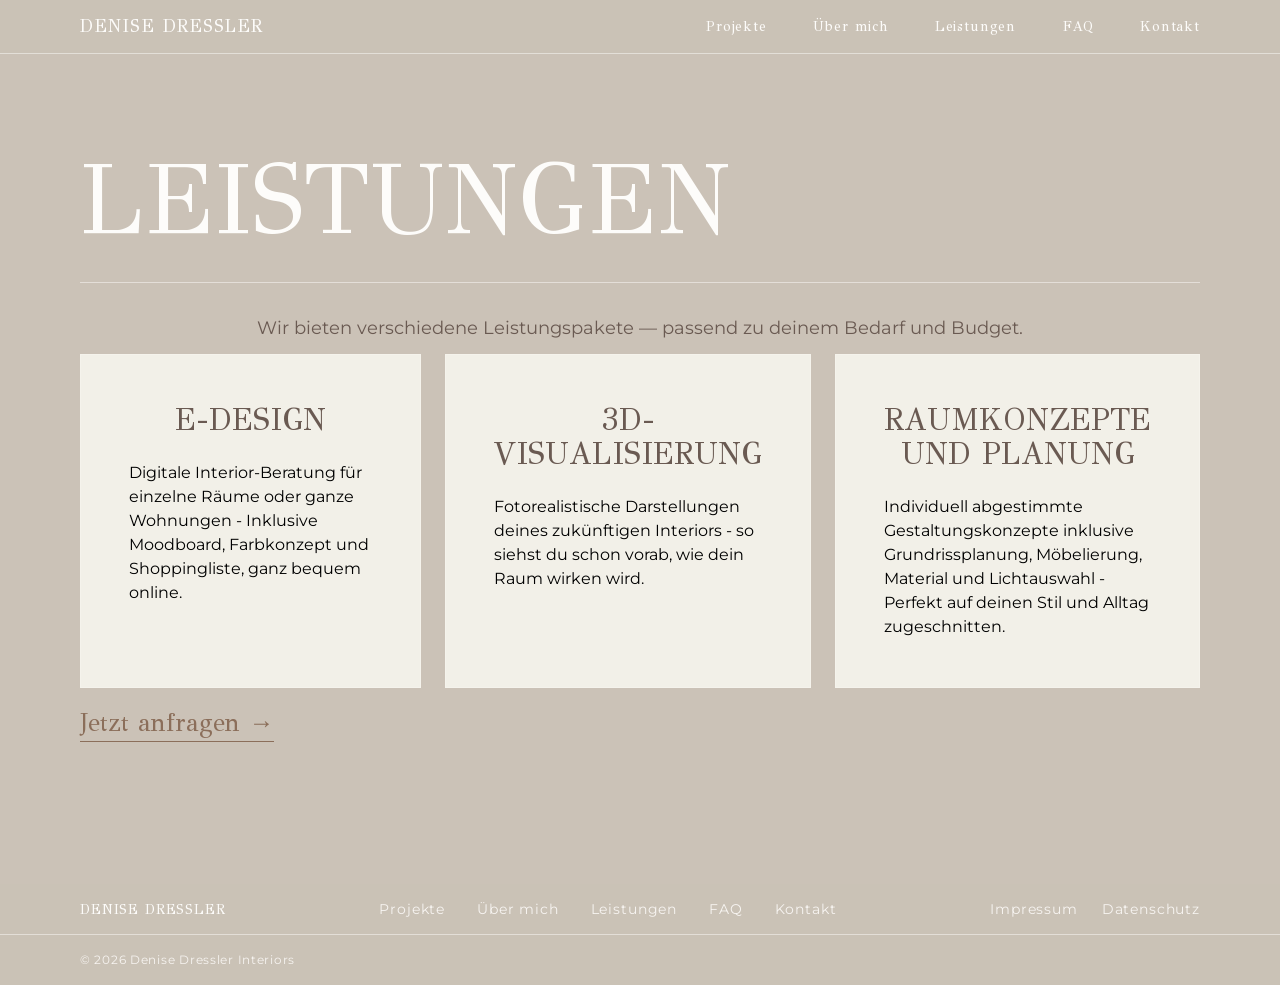
<file: pages/our_services/index.html>
<!doctype html>
<html lang="en">
  <head>
    <meta charset="utf-8" />
    <meta name="viewport" content="width=device-width,initial-scale=1" />
    <title>Leistungen – Denise Dressler Interiors</title>
    <meta name="description" content="[Services page description]" />
    <meta property="og:title" content="Leistungen – Denise Dressler Interiors" />
    <meta property="og:description" content="[Services page description]" />
    <meta property="og:url" content="[https://www.example.com/pages/our_services/]" />
    <meta property="og:type" content="website" />
    <link rel="stylesheet" href="../../css/main.css" />
  </head>

  <body class="services-page">

    <header id="header"></header>

    <main>

      <section class="leistungen">
        <div class="container">

          <h1 class="leistungen__heading">LEISTUNGEN</h1>
          <div class="leistungen__rule"></div>

          <p class="leistungen__subtitle">Wir bieten verschiedene Leistungspakete — passend zu deinem Bedarf und Budget.</p>

          <div class="leistungen__grid">

            <div class="leistungen__card">
              <h2 class="leistungen__card-title">E-DESIGN</h2>
              <p class="leistungen__card-text">Digitale Interior-Beratung für einzelne Räume oder ganze Wohnungen - Inklusive Moodboard, Farbkonzept und Shoppingliste, ganz bequem online.</p>
            </div>

            <div class="leistungen__card">
              <h2 class="leistungen__card-title">3D-VISUALISIERUNG</h2>
              <p class="leistungen__card-text">Fotorealistische Darstellungen deines zukünftigen Interiors - so siehst du schon vorab, wie dein Raum wirken wird.</p>
            </div>

            <div class="leistungen__card">
              <h2 class="leistungen__card-title">RAUMKONZEPTE UND PLANUNG</h2>
              <p class="leistungen__card-text">Individuell abgestimmte Gestaltungskonzepte inklusive Grundrissplanung, Möbelierung, Material und Lichtauswahl - Perfekt auf deinen Stil und Alltag zugeschnitten.</p>
            </div>

          </div>

          <a href="/#kontakt" class="leistungen__cta">Jetzt anfragen →</a>

        </div>
      </section>

    </main>

    <div id="badge"></div>
    <div id="footer"></div>

    <script src="/js/main.js"></script>

  </body>
</html>
</file>
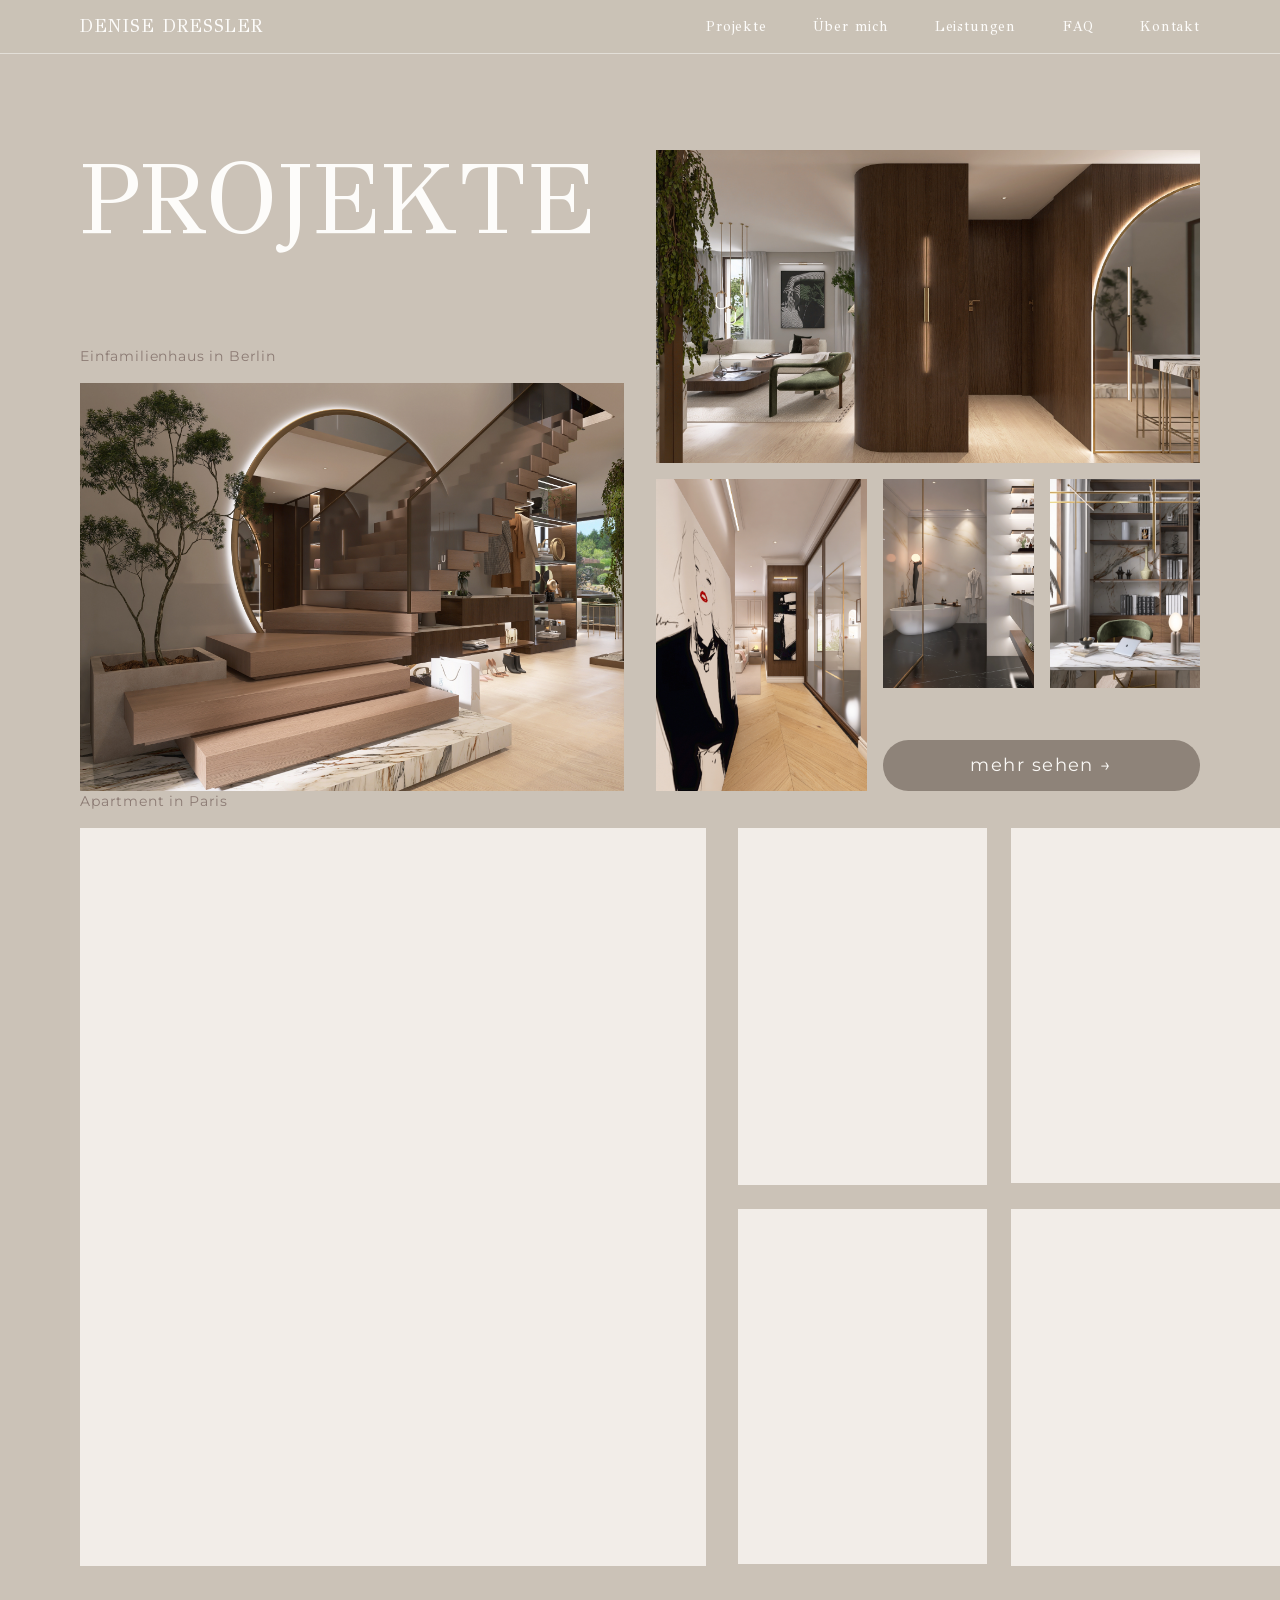
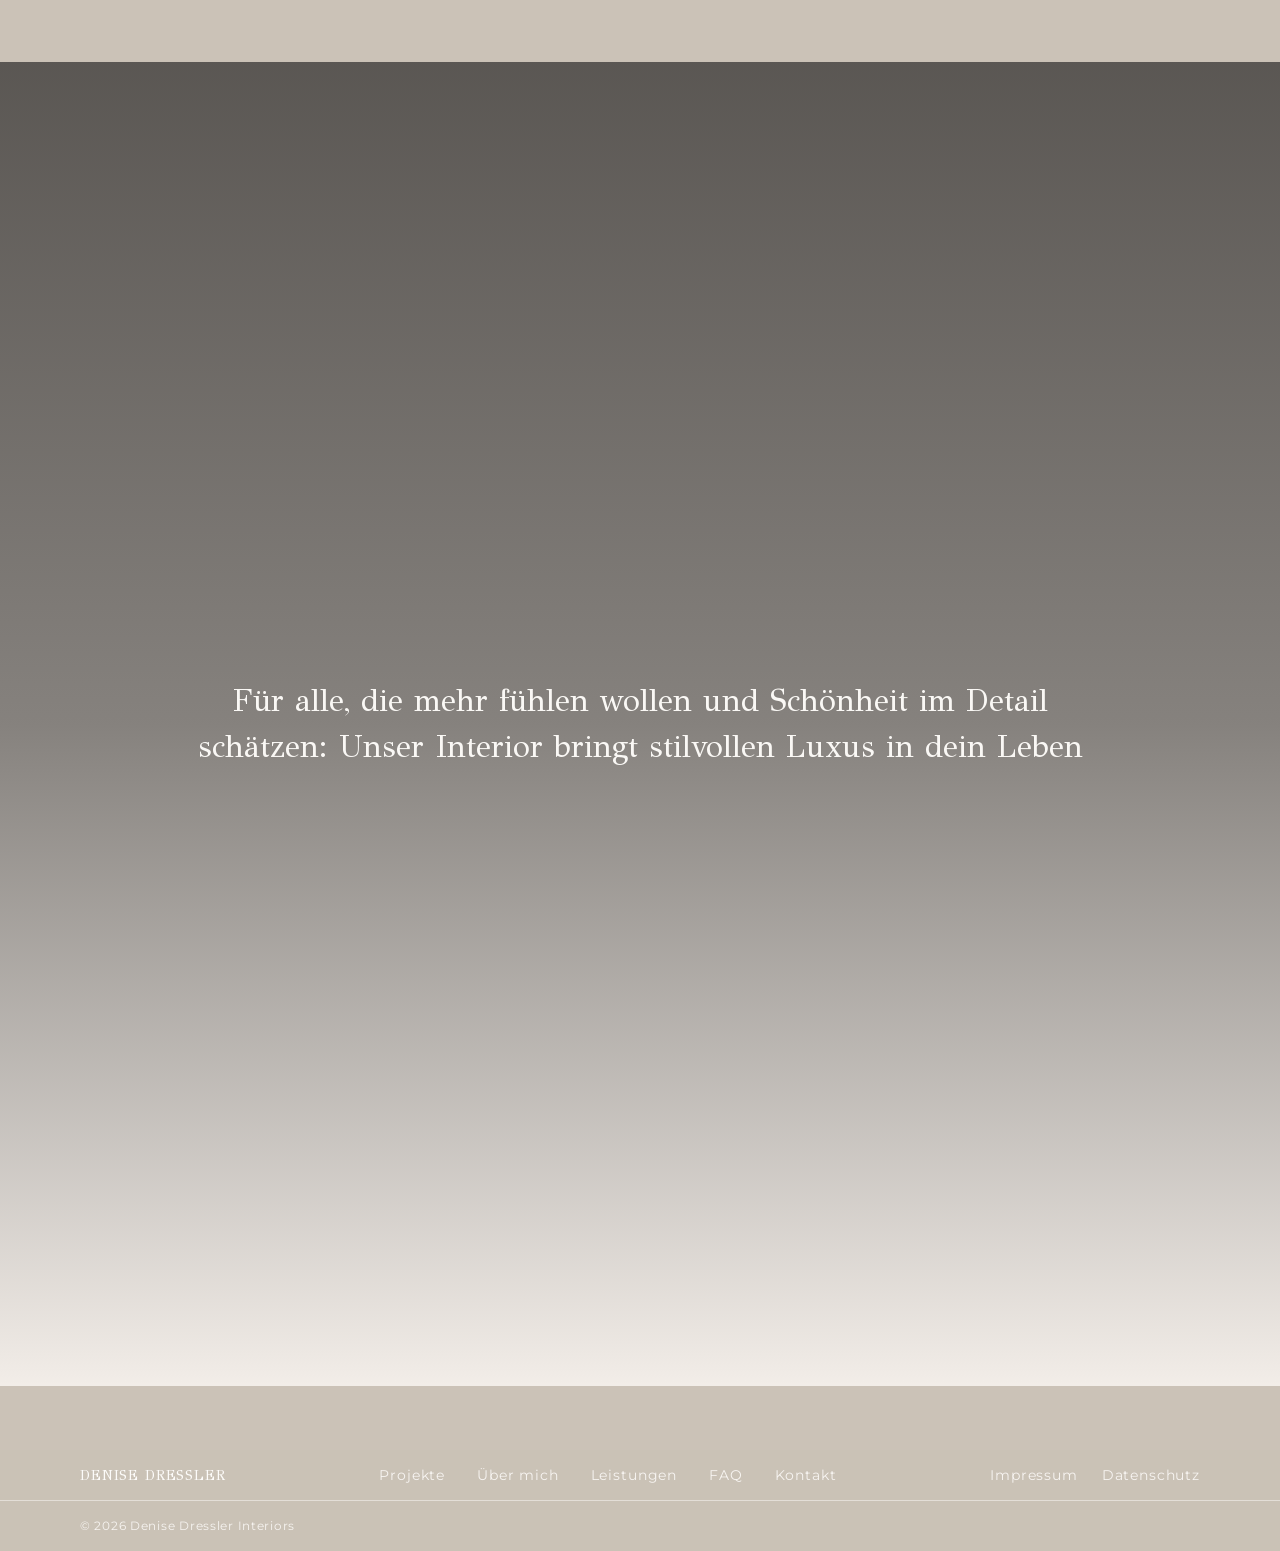
<file: projekte.html>
<!doctype html>
<html lang="en">
  <head>
    <meta charset="utf-8" />
    <meta name="viewport" content="width=device-width,initial-scale=1" />
    <title>Projekte – Denise Dressler Interiors</title>
    <meta name="description" content="Unsere Projekte – Modernes, elegantes Interior Design – Denise Dressler Interiors." />
    <meta property="og:title" content="Projekte – Denise Dressler Interiors" />
    <meta property="og:description" content="Unsere Projekte – Modernes, elegantes Interior Design – Denise Dressler Interiors." />
    <meta property="og:url" content="[https://www.example.com/projekte]" />
    <meta property="og:type" content="website" />
    <link rel="stylesheet" href="css/main.css" />

  </head>

  <body class="projekte-page">

    <header id="header"></header>

    <main>

    <section class="projekte" id="projekte">
      <div class="container">

        <div class="projekte__berlin">
          <div class="projekte__berlin-left">
            <h2 class="projekte__heading">PROJEKTE</h2>
            <p class="projekte__label">Einfamilienhaus in Berlin</p>
            <div class="projekte__img projekte__img--tall">
            <img src="/assets/images/dd-interiors3.JPG" alt="Bild 3" style="width:100%;height:100%;object-fit:cover;display:block;">
            </div>
          </div>
          <div class="projekte__stack">
            <div class="projekte__img projekte__img--stack-top">
              <img src="/assets/images/dd-interiors4.JPG" alt="Bild 4" style="width:100%;height:100%;object-fit:cover;display:block;">
            </div>
            <div class="projekte__stack-row">
              <div class="projekte__img projekte__img--stack-bottom-tall">
                <img src="/assets/images/dd-interiors5.JPG" alt="Bild 5" style="width:100%;height:100%;object-fit:cover;display:block;">
              </div>
              <div class="projekte__stack-row-right-wrap">
                <div class="projekte__stack-row-right">
                  <div class="projekte__img projekte__img--stack-bottom">
                    <img src="/assets/images/dd-interiors6.JPG" alt="Bild 6" style="width:100%;height:100%;object-fit:cover;display:block; object-position: 30% center;">
                  </div>
                  <div class="projekte__img projekte__img--stack-bottom">
                    <img src="/assets/images/dd-interiors7.JPG" alt="Bild 7" style="width:100%;height:100%;object-fit:cover;display:block; object-position: 30% center;">
                  </div>
                </div>
                <a href="#" class="projekte__mehr-btn">mehr sehen →</a>
              </div>
            </div>
          </div>
        </div>

        <div class="projekte__item">
          <p class="projekte__label">Apartment in Paris</p>
          <div class="projekte__grid projekte__grid--2col">
            <div class="projekte__img projekte__img--paris-left"></div>
            <div class="projekte__stack projekte__stack--2x2">
              <div class="projekte__img projekte__img--paris-tl"></div>
              <div class="projekte__img projekte__img--paris-tr"></div>
              <div class="projekte__img projekte__img--paris-bl"></div>
              <div class="projekte__img projekte__img--paris-br"></div>
            </div>
          </div>
          <div class="projekte__fullscreen">
            <div class="projekte__img projekte__img--paris-full"></div>
            <blockquote class="projekte__quote">Für alle, die mehr fühlen wollen und Schönheit im Detail schätzen: Unser Interior bringt stilvollen Luxus in dein Leben</blockquote>
          </div>
        </div>

      </div>
    </section>

    </main>

    <div id="badge"></div>

    <div id="footer"></div>

    <script src="js/main.js"></script>

  </body>
</html>
</file>
<file: css/main.css>
/* base */
@import "./base/reset.css";
@import "./base/base.css";
@import "./base/variables.css";
@import "./base/typography.css";

/* layout */
@import "./layout/container.css";
@import "./layout/header.css";
@import "./layout/footer.css";

/* components */
@import "./components/navbar.css";
@import "./components/button.css";
@import "./components/badge.css";

/* utilities */
@import "./utilities/flex.css";
@import "./utilities/spacing.css";

/* pages */
@import "./pages/home.css";
@import "./pages/legal.css";
</file>
